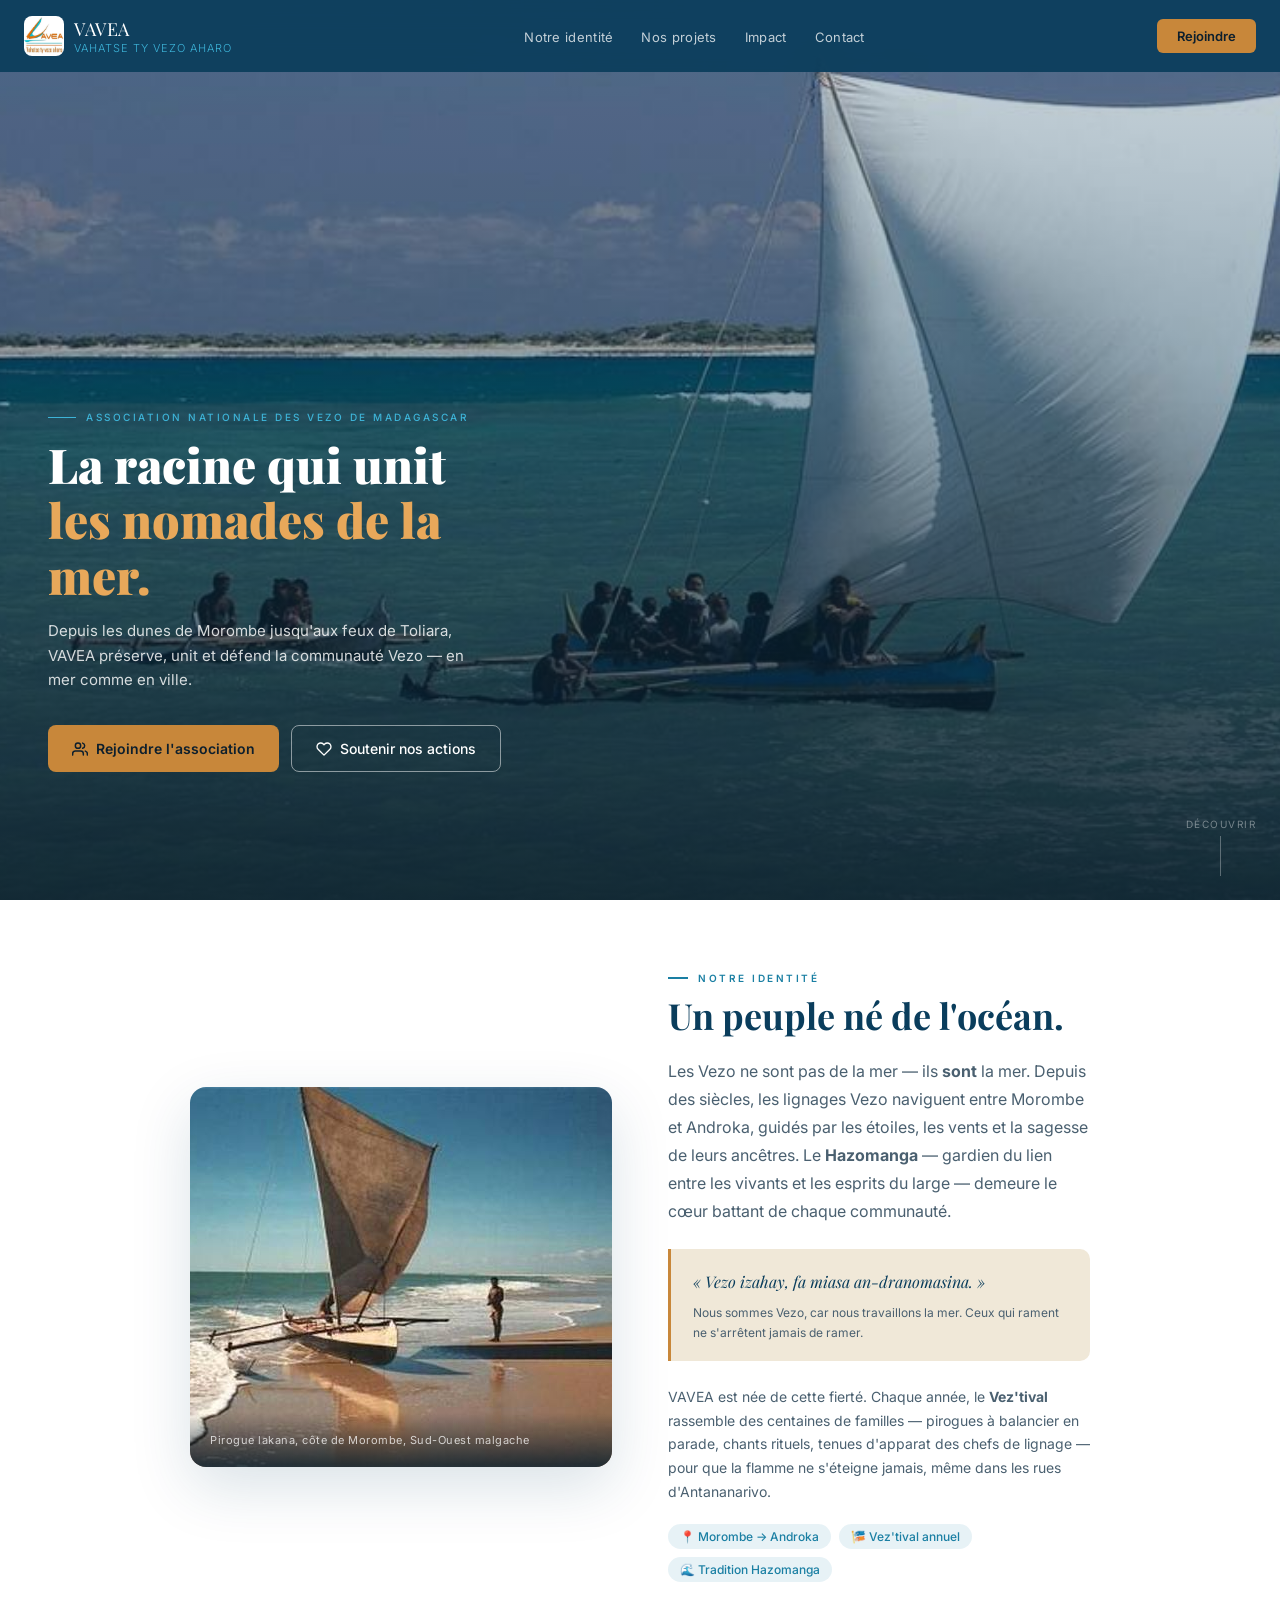
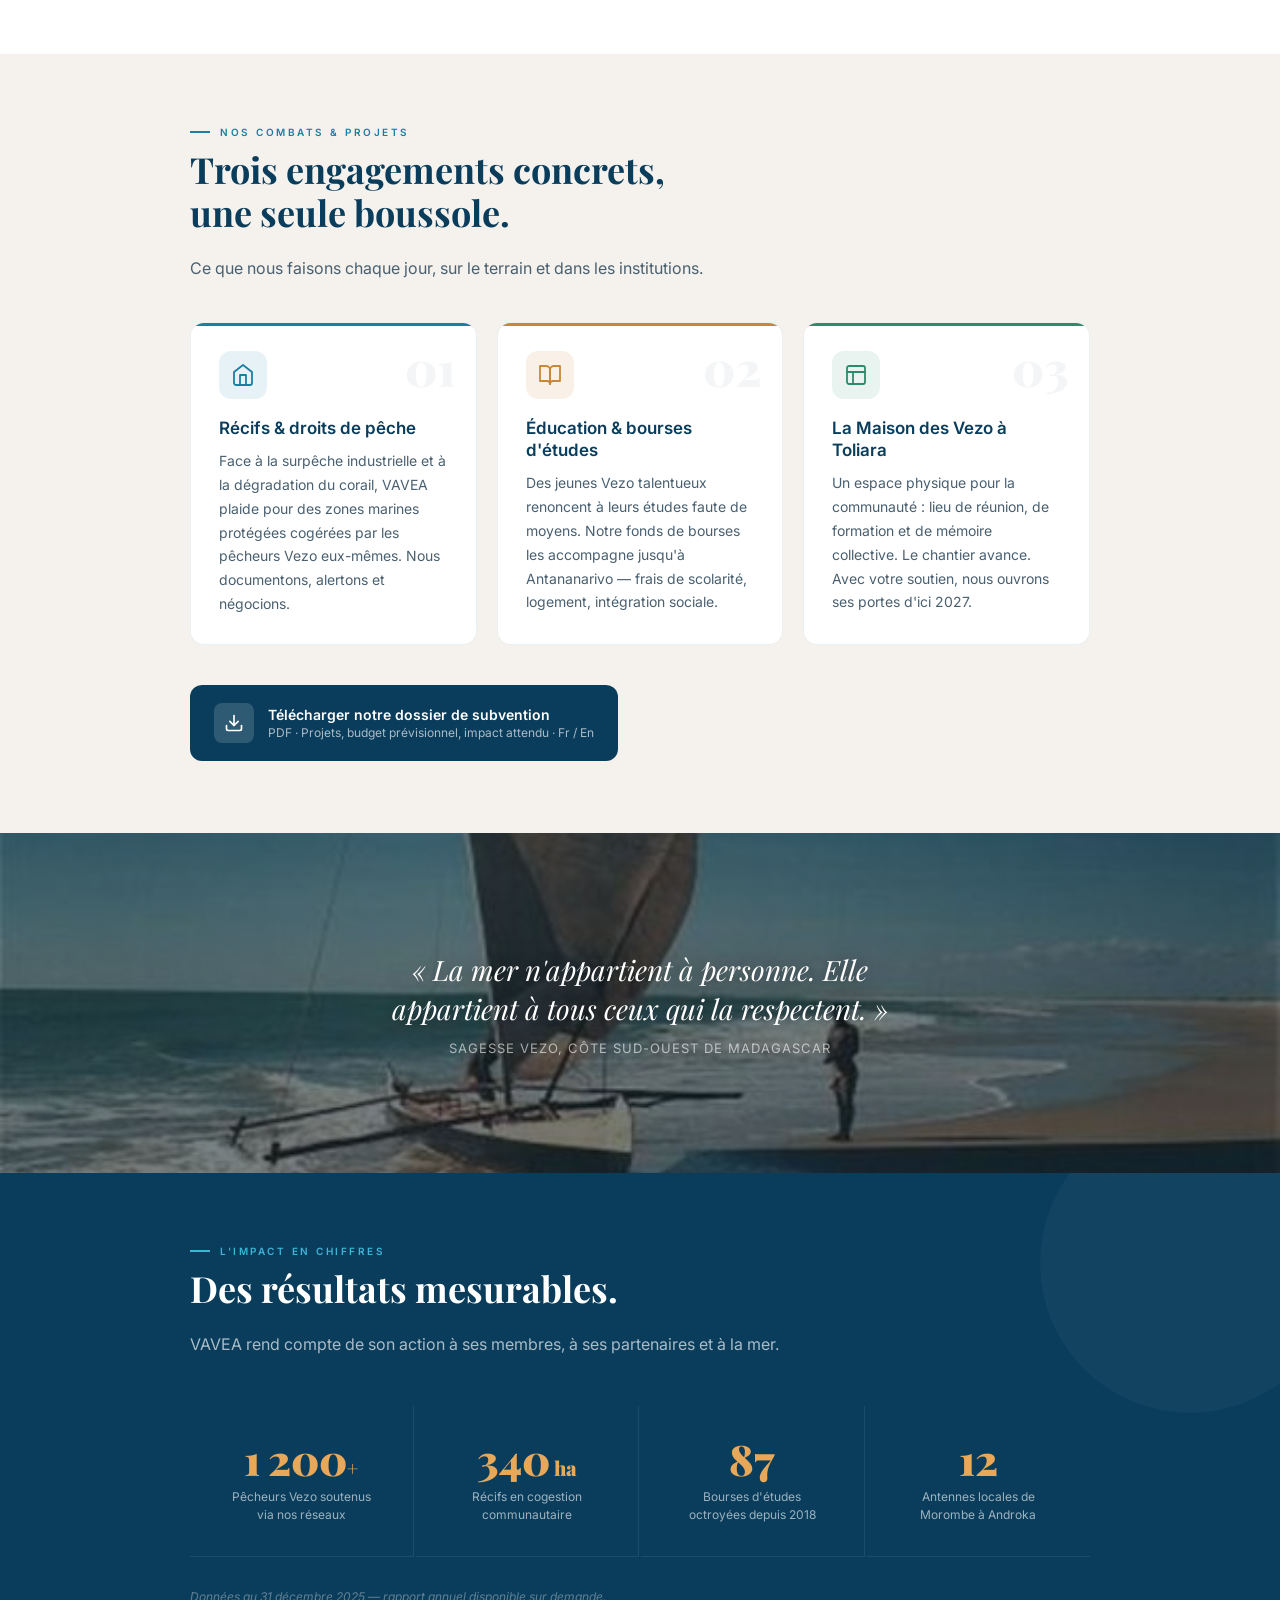
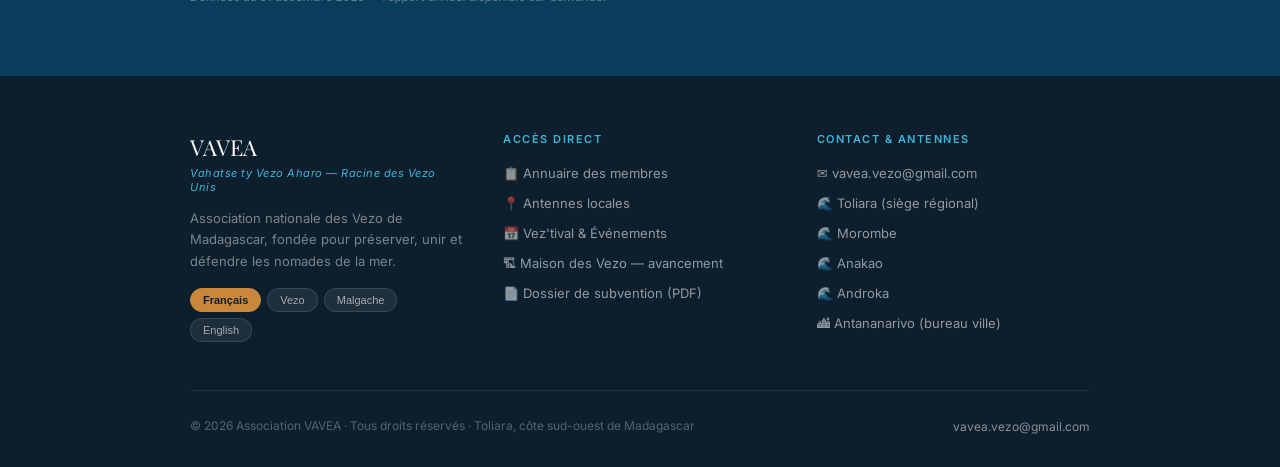
<file: src/imports/vavea_landing_page-1.html>
<!DOCTYPE html>
<html lang="fr">
<head>
<meta charset="UTF-8">
<meta name="viewport" content="width=device-width, initial-scale=1.0">
<title>VAVEA — Vahatse ty Vezo Aharo</title>
<link rel="preconnect" href="https://fonts.googleapis.com">
<link rel="preconnect" href="https://fonts.gstatic.com" crossorigin>
<link href="https://fonts.googleapis.com/css2?family=Playfair+Display:wght@700;900&family=Inter:wght@300;400;500;600&display=swap" rel="stylesheet">
<style>
  *, *::before, *::after { box-sizing: border-box; margin: 0; padding: 0; }
  :root {
    --ocean: #0A3D5C;
    --lagon: #1A7FA3;
    --lagon-light: #3DB4D8;
    --ecume: #F5F2ED;
    --ocre: #C8873A;
    --ocre-light: #E8A85A;
    --sable: #F0E8D8;
    --noir-mer: #0D1F2D;
    --texte: #1A2A35;
    --texte-doux: #4A6070;
    --blanc: #FFFFFF;
    --font-display: 'Playfair Display', Georgia, serif;
    --font-body: 'Inter', system-ui, sans-serif;
  }

  html { scroll-behavior: smooth; }
  body { font-family: var(--font-body); color: var(--texte); background: var(--ecume); overflow-x: hidden; }

  /* ─── NAVIGATION ─── */
  nav {
    position: fixed; top: 0; left: 0; right: 0; z-index: 100;
    display: flex; align-items: center; justify-content: space-between;
    padding: 16px 24px;
    background: rgba(10, 61, 92, 0.92);
    backdrop-filter: blur(12px);
    -webkit-backdrop-filter: blur(12px);
  }
  nav .logo-wrap { display: flex; align-items: center; gap: 10px; }
  nav img.nav-logo { width: 40px; height: 40px; object-fit: cover; border-radius: 8px; }
  nav .brand { font-family: var(--font-display); font-size: 18px; color: var(--blanc); letter-spacing: 0.5px; }
  nav .brand span { font-size: 11px; font-weight: 300; color: var(--lagon-light); display: block; font-family: var(--font-body); letter-spacing: 1px; text-transform: uppercase; }
  nav ul { list-style: none; display: flex; gap: 28px; }
  nav ul li a { color: rgba(255,255,255,0.75); text-decoration: none; font-size: 13px; font-weight: 400; transition: color 0.2s; letter-spacing: 0.3px; }
  nav ul li a:hover { color: var(--ocre-light); }
  nav .nav-cta { background: var(--ocre); color: var(--noir-mer); padding: 9px 20px; border-radius: 6px; font-size: 13px; font-weight: 600; text-decoration: none; transition: background 0.2s; }
  nav .nav-cta:hover { background: var(--ocre-light); }

  /* ─── HERO ─── */
  .hero {
    position: relative; height: 100vh; min-height: 600px;
    display: flex; align-items: flex-end;
    overflow: hidden;
  }
  .hero-bg {
    position: absolute; inset: 0;
    background: url('[data-uri]') center/cover no-repeat;
  }
  .hero-bg::after {
    content: ''; position: absolute; inset: 0;
    background: linear-gradient(
      to bottom,
      rgba(10,61,92,0.2) 0%,
      rgba(10,61,92,0.4) 40%,
      rgba(10,31,45,0.88) 100%
    );
  }
  .hero-content {
    position: relative; z-index: 1;
    padding: 0 24px 56px;
    max-width: 520px;
  }
  .hero-eyebrow {
    font-family: var(--font-body); font-size: 10px; font-weight: 500;
    letter-spacing: 2.5px; text-transform: uppercase;
    color: var(--lagon-light); margin-bottom: 14px;
    display: flex; align-items: center; gap: 10px;
  }
  .hero-eyebrow::before {
    content: ''; display: inline-block; width: 28px; height: 1px; background: var(--lagon-light);
  }
  .hero-title {
    font-family: var(--font-display); font-size: clamp(32px, 6vw, 48px);
    font-weight: 900; color: var(--blanc); line-height: 1.15;
    margin-bottom: 16px;
  }
  .hero-title em {
    color: var(--ocre-light); font-style: normal;
    display: block;
  }
  .hero-sub {
    font-size: 15px; line-height: 1.65; color: rgba(255,255,255,0.82);
    margin-bottom: 32px; max-width: 420px;
  }
  .hero-ctas { display: flex; gap: 12px; flex-wrap: wrap; }
  .btn-primary {
    background: var(--ocre); color: var(--noir-mer);
    padding: 14px 24px; border-radius: 8px;
    font-size: 14px; font-weight: 600; text-decoration: none;
    transition: background 0.2s, transform 0.15s;
    display: inline-flex; align-items: center; gap: 8px;
  }
  .btn-primary:hover { background: var(--ocre-light); transform: translateY(-1px); }
  .btn-outline {
    background: transparent; color: var(--blanc);
    border: 1.5px solid rgba(255,255,255,0.5);
    padding: 14px 24px; border-radius: 8px;
    font-size: 14px; font-weight: 500; text-decoration: none;
    transition: border-color 0.2s, color 0.2s, transform 0.15s;
    display: inline-flex; align-items: center; gap: 8px;
  }
  .btn-outline:hover { border-color: var(--ocre-light); color: var(--ocre-light); transform: translateY(-1px); }
  .hero-scroll {
    position: absolute; bottom: 24px; right: 24px; z-index: 1;
    display: flex; flex-direction: column; align-items: center; gap: 6px;
    color: rgba(255,255,255,0.4); font-size: 10px; letter-spacing: 1.5px; text-transform: uppercase;
  }
  .scroll-line {
    width: 1px; height: 40px; background: rgba(255,255,255,0.3);
    animation: scrollAnim 1.8s ease-in-out infinite;
  }
  @keyframes scrollAnim {
    0% { transform: scaleY(1); opacity: 0.4; }
    50% { transform: scaleY(0.5); opacity: 0.8; }
    100% { transform: scaleY(1); opacity: 0.4; }
  }

  /* ─── WAVE DIVIDER ─── */
  .wave { width: 100%; line-height: 0; }
  .wave svg { display: block; width: 100%; }

  /* ─── SECTION COMMONS ─── */
  section { padding: 72px 24px; }
  .section-inner { max-width: 900px; margin: 0 auto; }
  .eyebrow {
    font-size: 10px; font-weight: 600; letter-spacing: 2.5px; text-transform: uppercase;
    color: var(--lagon); margin-bottom: 10px;
    display: flex; align-items: center; gap: 10px;
  }
  .eyebrow::before { content: ''; display: inline-block; width: 20px; height: 1.5px; background: var(--lagon); }
  h2.section-title {
    font-family: var(--font-display); font-size: clamp(26px, 4vw, 36px);
    font-weight: 700; color: var(--ocean); line-height: 1.2; margin-bottom: 20px;
  }
  p.section-lead {
    font-size: 16px; line-height: 1.75; color: var(--texte-doux); max-width: 640px;
  }

  /* ─── SECTION 2 : IDENTITÉ ─── */
  .identity { background: var(--blanc); }
  .identity .section-inner { display: grid; grid-template-columns: 1fr 1fr; gap: 56px; align-items: center; }
  .identity-img {
    border-radius: 16px; overflow: hidden;
    box-shadow: 0 20px 60px rgba(10,61,92,0.15);
    position: relative;
  }
  .identity-img img { width: 100%; height: 380px; object-fit: cover; display: block; }
  .identity-img .img-caption {
    position: absolute; bottom: 0; left: 0; right: 0;
    padding: 20px; background: linear-gradient(to top, rgba(10,31,45,0.85), transparent);
    font-size: 11px; color: rgba(255,255,255,0.75); letter-spacing: 0.5px;
  }
  .identity-text { }
  .identity-quote {
    margin: 24px 0;
    padding: 20px 20px 20px 22px;
    border-left: 3px solid var(--ocre);
    background: var(--sable);
    border-radius: 0 10px 10px 0;
  }
  .identity-quote p { font-family: var(--font-display); font-size: 16px; font-style: italic; color: var(--ocean); line-height: 1.6; margin-bottom: 6px; }
  .identity-quote cite { font-size: 12px; color: var(--texte-doux); font-style: normal; }
  .identity-tags { display: flex; flex-wrap: wrap; gap: 8px; margin-top: 20px; }
  .tag {
    background: rgba(26,127,163,0.1); color: var(--lagon);
    font-size: 12px; font-weight: 500; padding: 5px 12px; border-radius: 20px;
  }
  .veztival-badge {
    display: inline-flex; align-items: center; gap: 6px;
    background: var(--ocre); color: var(--noir-mer);
    font-size: 12px; font-weight: 600; padding: 6px 14px; border-radius: 20px;
    margin-top: 20px;
  }

  /* ─── SECTION 3 : PROJETS ─── */
  .projects { background: var(--ecume); }
  .projects-grid { display: grid; grid-template-columns: repeat(auto-fit, minmax(260px, 1fr)); gap: 20px; margin-top: 40px; }
  .project-card {
    background: var(--blanc); border-radius: 14px;
    padding: 28px; border: 1px solid rgba(10,61,92,0.08);
    transition: transform 0.2s, box-shadow 0.2s;
    position: relative; overflow: hidden;
  }
  .project-card::before {
    content: ''; position: absolute; top: 0; left: 0; right: 0; height: 3px;
    background: var(--lagon);
  }
  .project-card:nth-child(2)::before { background: var(--ocre); }
  .project-card:nth-child(3)::before { background: #2E8B6A; }
  .project-card:hover { transform: translateY(-4px); box-shadow: 0 16px 48px rgba(10,61,92,0.12); }
  .card-icon {
    width: 48px; height: 48px; border-radius: 12px; margin-bottom: 18px;
    display: flex; align-items: center; justify-content: center;
    background: rgba(26,127,163,0.1);
  }
  .card-icon svg { width: 24px; height: 24px; stroke: var(--lagon); fill: none; stroke-width: 1.8; stroke-linecap: round; stroke-linejoin: round; }
  .project-card:nth-child(2) .card-icon { background: rgba(200,135,58,0.12); }
  .project-card:nth-child(2) .card-icon svg { stroke: var(--ocre); }
  .project-card:nth-child(3) .card-icon { background: rgba(46,139,106,0.1); }
  .project-card:nth-child(3) .card-icon svg { stroke: #2E8B6A; }
  .card-num {
    position: absolute; top: 20px; right: 20px;
    font-family: var(--font-display); font-size: 48px; font-weight: 900;
    color: rgba(10,61,92,0.05); line-height: 1;
  }
  .card-title { font-size: 17px; font-weight: 600; color: var(--ocean); margin-bottom: 10px; line-height: 1.3; }
  .card-body { font-size: 14px; line-height: 1.7; color: var(--texte-doux); }
  .cta-download {
    margin-top: 40px;
    display: inline-flex; align-items: center; gap: 14px;
    padding: 18px 24px; border-radius: 12px;
    background: var(--ocean); color: var(--blanc);
    text-decoration: none; transition: background 0.2s, transform 0.15s;
    font-size: 14px;
  }
  .cta-download:hover { background: var(--lagon); transform: translateY(-1px); }
  .cta-download .dl-icon {
    width: 40px; height: 40px; background: rgba(255,255,255,0.15);
    border-radius: 8px; display: flex; align-items: center; justify-content: center; flex-shrink: 0;
  }
  .cta-download .dl-icon svg { width: 20px; height: 20px; stroke: var(--blanc); fill: none; stroke-width: 2; stroke-linecap: round; stroke-linejoin: round; }
  .cta-download .dl-text { font-weight: 600; margin-bottom: 2px; }
  .cta-download .dl-sub { font-size: 12px; color: rgba(255,255,255,0.65); }

  /* ─── SECTION 4 : CHIFFRES ─── */
  .impact { background: var(--ocean); position: relative; overflow: hidden; }
  .impact::before {
    content: ''; position: absolute;
    top: -60px; right: -60px; width: 300px; height: 300px;
    border-radius: 50%; background: rgba(255,255,255,0.03);
  }
  .impact .eyebrow { color: var(--lagon-light); }
  .impact .eyebrow::before { background: var(--lagon-light); }
  .impact h2.section-title { color: var(--blanc); }
  .impact p.section-lead { color: rgba(255,255,255,0.65); }
  .stats-grid { display: grid; grid-template-columns: repeat(2, 1fr); gap: 2px; margin-top: 48px; }
  @media (min-width: 600px) { .stats-grid { grid-template-columns: repeat(4, 1fr); } }
  .stat-item {
    padding: 32px 24px; text-align: center;
    border-right: 1px solid rgba(255,255,255,0.08);
    border-bottom: 1px solid rgba(255,255,255,0.08);
  }
  .stat-item:nth-child(2n) { border-right: none; }
  @media (min-width: 600px) {
    .stat-item:nth-child(2n) { border-right: 1px solid rgba(255,255,255,0.08); }
    .stat-item:nth-child(4n) { border-right: none; }
  }
  .stat-num {
    font-family: var(--font-display); font-size: 42px; font-weight: 900;
    color: var(--ocre-light); line-height: 1; margin-bottom: 8px;
  }
  .stat-unit { font-size: 20px; }
  .stat-label { font-size: 12px; line-height: 1.5; color: rgba(255,255,255,0.6); max-width: 140px; margin: 0 auto; }
  .impact-note { margin-top: 32px; font-size: 12px; color: rgba(255,255,255,0.35); font-style: italic; }

  /* ─── SECTION 5 : HERO IMAGE 2 ─── */
  .sea-break {
    position: relative; height: 340px; overflow: hidden;
    display: flex; align-items: center; justify-content: center;
  }
  .sea-break-bg {
    position: absolute; inset: 0;
    background: url('[data-uri]') center/cover no-repeat;
  }
  .sea-break-bg::after {
    content: ''; position: absolute; inset: 0;
    background: rgba(10,31,45,0.55);
  }
  .sea-break-text {
    position: relative; z-index: 1; text-align: center; padding: 0 24px;
  }
  .sea-break-text blockquote {
    font-family: var(--font-display); font-size: clamp(20px, 4vw, 28px);
    font-style: italic; color: var(--blanc); line-height: 1.4; max-width: 560px;
    text-shadow: 0 2px 20px rgba(0,0,0,0.4);
  }
  .sea-break-text cite { display: block; margin-top: 12px; font-size: 13px; color: rgba(255,255,255,0.6); font-style: normal; letter-spacing: 1px; text-transform: uppercase; }

  /* ─── FOOTER ─── */
  footer { background: var(--noir-mer); padding: 56px 24px 32px; }
  .footer-inner { max-width: 900px; margin: 0 auto; }
  .footer-top { display: grid; grid-template-columns: 1fr 1fr 1fr; gap: 40px; margin-bottom: 48px; }
  .footer-brand .brand-name {
    font-family: var(--font-display); font-size: 22px; color: var(--blanc); margin-bottom: 4px;
  }
  .footer-brand .brand-sub { font-size: 11px; color: var(--lagon-light); letter-spacing: 0.5px; margin-bottom: 14px; font-style: italic; }
  .footer-brand p { font-size: 13px; line-height: 1.65; color: rgba(255,255,255,0.45); }
  .footer-col h4 { font-size: 11px; font-weight: 600; letter-spacing: 1.5px; text-transform: uppercase; color: var(--lagon-light); margin-bottom: 16px; }
  .footer-col ul { list-style: none; }
  .footer-col ul li { margin-bottom: 10px; }
  .footer-col ul li a { font-size: 13px; color: rgba(255,255,255,0.55); text-decoration: none; transition: color 0.2s; }
  .footer-col ul li a:hover { color: var(--ocre-light); }
  .lang-selector { display: flex; gap: 6px; flex-wrap: wrap; margin-top: 16px; }
  .lang-btn {
    background: rgba(255,255,255,0.07); border: 1px solid rgba(255,255,255,0.12);
    color: rgba(255,255,255,0.6); font-size: 11px; padding: 5px 12px;
    border-radius: 20px; cursor: pointer; transition: all 0.2s;
  }
  .lang-btn.active { background: var(--ocre); border-color: var(--ocre); color: var(--noir-mer); font-weight: 600; }
  .lang-btn:hover:not(.active) { border-color: var(--lagon-light); color: var(--blanc); }
  .footer-bottom {
    border-top: 1px solid rgba(255,255,255,0.08);
    padding-top: 24px; display: flex; justify-content: space-between; align-items: center; flex-wrap: wrap; gap: 12px;
  }
  .footer-bottom p { font-size: 12px; color: rgba(255,255,255,0.3); }
  .footer-contact a { font-size: 12px; color: rgba(255,255,255,0.5); text-decoration: none; }
  .footer-contact a:hover { color: var(--ocre-light); }

  /* ─── RESPONSIVE MOBILE ─── */
  @media (max-width: 700px) {
    nav ul { display: none; }
    .identity .section-inner { grid-template-columns: 1fr; gap: 32px; }
    .identity-img img { height: 260px; }
    .footer-top { grid-template-columns: 1fr; gap: 32px; }
    .hero-content { padding: 0 20px 48px; }
    section { padding: 52px 20px; }
    .stats-grid { grid-template-columns: repeat(2, 1fr); }
  }

  /* ─── ANIMATIONS LÉGÈRES ─── */
  @media (prefers-reduced-motion: no-preference) {
    .project-card { transition: transform 0.25s ease, box-shadow 0.25s ease; }
    .btn-primary, .btn-outline, .cta-download { transition: all 0.2s ease; }
  }
</style>
</head>
<body>

<!-- ─── NAVIGATION ─── -->
<nav>
  <div class="logo-wrap">
    <img class="nav-logo" src="[data-uri]" alt="Logo VAVEA">
    <div class="brand">VAVEA <span>Vahatse ty Vezo Aharo</span></div>
  </div>
  <ul>
    <li><a href="#identite">Notre identité</a></li>
    <li><a href="#projets">Nos projets</a></li>
    <li><a href="#impact">Impact</a></li>
    <li><a href="#footer">Contact</a></li>
  </ul>
  <a href="#rejoindre" class="nav-cta">Rejoindre</a>
</nav>

<!-- ─── SECTION 1 : HERO ─── -->
<section class="hero" id="hero">
  <div class="hero-bg"></div>
  <div class="hero-content">
    <div class="hero-eyebrow">Association nationale des Vezo de Madagascar</div>
    <h1 class="hero-title">
      La racine qui unit
      <em>les nomades de la mer.</em>
    </h1>
    <p class="hero-sub">
      Depuis les dunes de Morombe jusqu'aux feux de Toliara, VAVEA préserve, unit et défend la communauté Vezo — en mer comme en ville.
    </p>
    <div class="hero-ctas">
      <a href="#rejoindre" class="btn-primary" id="rejoindre">
        <svg width="16" height="16" fill="none" stroke="currentColor" stroke-width="2.2" stroke-linecap="round" stroke-linejoin="round" viewBox="0 0 24 24"><path d="M17 21v-2a4 4 0 0 0-4-4H5a4 4 0 0 0-4 4v2"/><circle cx="9" cy="7" r="4"/><path d="M23 21v-2a4 4 0 0 0-3-3.87"/><path d="M16 3.13a4 4 0 0 1 0 7.75"/></svg>
        Rejoindre l'association
      </a>
      <a href="#projets" class="btn-outline">
        <svg width="16" height="16" fill="none" stroke="currentColor" stroke-width="2" stroke-linecap="round" stroke-linejoin="round" viewBox="0 0 24 24"><path d="M20.84 4.61a5.5 5.5 0 0 0-7.78 0L12 5.67l-1.06-1.06a5.5 5.5 0 0 0-7.78 7.78l1.06 1.06L12 21.23l7.78-7.78 1.06-1.06a5.5 5.5 0 0 0 0-7.78z"/></svg>
        Soutenir nos actions
      </a>
    </div>
  </div>
  <div class="hero-scroll">
    <span>Découvrir</span>
    <div class="scroll-line"></div>
  </div>
</section>

<!-- ─── SECTION 2 : IDENTITÉ ─── -->
<section class="identity" id="identite">
  <div class="section-inner">
    <div class="identity-img">
      <img src="[data-uri]" alt="Pirogue vezo à balancier sur la plage de Morombe">
      <div class="img-caption">Pirogue lakana, côte de Morombe, Sud-Ouest malgache</div>
    </div>
    <div class="identity-text">
      <div class="eyebrow">Notre identité</div>
      <h2 class="section-title">Un peuple né de l'océan.</h2>
      <p class="section-lead">
        Les Vezo ne sont pas de la mer — ils <strong>sont</strong> la mer. Depuis des siècles, les lignages Vezo naviguent entre Morombe et Androka, guidés par les étoiles, les vents et la sagesse de leurs ancêtres. Le <strong>Hazomanga</strong> — gardien du lien entre les vivants et les esprits du large — demeure le cœur battant de chaque communauté.
      </p>
      <div class="identity-quote">
        <p>« Vezo izahay, fa miasa an-dranomasina. »</p>
        <cite>Nous sommes Vezo, car nous travaillons la mer. Ceux qui rament ne s'arrêtent jamais de ramer.</cite>
      </div>
      <p style="font-size:14px; line-height:1.7; color:var(--texte-doux);">
        VAVEA est née de cette fierté. Chaque année, le <strong>Vez'tival</strong> rassemble des centaines de familles — pirogues à balancier en parade, chants rituels, tenues d'apparat des chefs de lignage — pour que la flamme ne s'éteigne jamais, même dans les rues d'Antananarivo.
      </p>
      <div class="identity-tags">
        <span class="tag">📍 Morombe → Androka</span>
        <span class="tag">🎏 Vez'tival annuel</span>
        <span class="tag">🌊 Tradition Hazomanga</span>
      </div>
    </div>
  </div>
</section>

<!-- ─── SECTION 3 : PROJETS ─── -->
<section class="projects" id="projets">
  <div class="section-inner">
    <div class="eyebrow">Nos combats & projets</div>
    <h2 class="section-title">Trois engagements concrets,<br>une seule boussole.</h2>
    <p class="section-lead">Ce que nous faisons chaque jour, sur le terrain et dans les institutions.</p>
    <div class="projects-grid">
      <!-- Carte 1 -->
      <div class="project-card">
        <div class="card-num">01</div>
        <div class="card-icon">
          <svg viewBox="0 0 24 24"><path d="M3 9l9-7 9 7v11a2 2 0 0 1-2 2H5a2 2 0 0 1-2-2z"/><path d="M9 22V12h6v10"/></svg>
        </div>
        <div class="card-title">Récifs & droits de pêche</div>
        <p class="card-body">Face à la surpêche industrielle et à la dégradation du corail, VAVEA plaide pour des zones marines protégées cogérées par les pêcheurs Vezo eux-mêmes. Nous documentons, alertons et négocions.</p>
      </div>
      <!-- Carte 2 -->
      <div class="project-card">
        <div class="card-num">02</div>
        <div class="card-icon">
          <svg viewBox="0 0 24 24"><path d="M2 3h6a4 4 0 0 1 4 4v14a3 3 0 0 0-3-3H2z"/><path d="M22 3h-6a4 4 0 0 0-4 4v14a3 3 0 0 1 3-3h7z"/></svg>
        </div>
        <div class="card-title">Éducation & bourses d'études</div>
        <p class="card-body">Des jeunes Vezo talentueux renoncent à leurs études faute de moyens. Notre fonds de bourses les accompagne jusqu'à Antananarivo — frais de scolarité, logement, intégration sociale.</p>
      </div>
      <!-- Carte 3 -->
      <div class="project-card">
        <div class="card-num">03</div>
        <div class="card-icon">
          <svg viewBox="0 0 24 24"><rect x="3" y="3" width="18" height="18" rx="2" ry="2"/><path d="M3 9h18"/><path d="M9 21V9"/></svg>
        </div>
        <div class="card-title">La Maison des Vezo à Toliara</div>
        <p class="card-body">Un espace physique pour la communauté : lieu de réunion, de formation et de mémoire collective. Le chantier avance. Avec votre soutien, nous ouvrons ses portes d'ici 2027.</p>
      </div>
    </div>
    <a href="#" class="cta-download">
      <div class="dl-icon">
        <svg viewBox="0 0 24 24"><path d="M21 15v4a2 2 0 0 1-2 2H5a2 2 0 0 1-2-2v-4"/><polyline points="7 10 12 15 17 10"/><line x1="12" y1="15" x2="12" y2="3"/></svg>
      </div>
      <div>
        <div class="dl-text">Télécharger notre dossier de subvention</div>
        <div class="dl-sub">PDF · Projets, budget prévisionnel, impact attendu · Fr / En</div>
      </div>
    </a>
  </div>
</section>

<!-- ─── BREAK VISUEL ─── -->
<div class="sea-break">
  <div class="sea-break-bg"></div>
  <div class="sea-break-text">
    <blockquote>
      « La mer n'appartient à personne. Elle appartient à tous ceux qui la respectent. »
    </blockquote>
    <cite>Sagesse Vezo, côte sud-ouest de Madagascar</cite>
  </div>
</div>

<!-- ─── SECTION 4 : IMPACT ─── -->
<section class="impact" id="impact">
  <div class="section-inner">
    <div class="eyebrow">L'impact en chiffres</div>
    <h2 class="section-title">Des résultats mesurables.</h2>
    <p class="section-lead">VAVEA rend compte de son action à ses membres, à ses partenaires et à la mer.</p>
    <div class="stats-grid">
      <div class="stat-item">
        <div class="stat-num">1 200<span class="stat-unit">+</span></div>
        <div class="stat-label">Pêcheurs Vezo soutenus via nos réseaux</div>
      </div>
      <div class="stat-item">
        <div class="stat-num">340<span class="stat-unit"> ha</span></div>
        <div class="stat-label">Récifs en cogestion communautaire</div>
      </div>
      <div class="stat-item">
        <div class="stat-num">87</div>
        <div class="stat-label">Bourses d'études octroyées depuis 2018</div>
      </div>
      <div class="stat-item">
        <div class="stat-num">12</div>
        <div class="stat-label">Antennes locales de Morombe à Androka</div>
      </div>
    </div>
    <p class="impact-note">Données au 31 décembre 2025 — rapport annuel disponible sur demande.</p>
  </div>
</section>

<!-- ─── FOOTER ─── -->
<footer id="footer">
  <div class="footer-inner">
    <div class="footer-top">
      <!-- Colonne 1 : Marque -->
      <div class="footer-brand">
        <div class="brand-name">VAVEA</div>
        <div class="brand-sub">Vahatse ty Vezo Aharo — Racine des Vezo Unis</div>
        <p>Association nationale des Vezo de Madagascar, fondée pour préserver, unir et défendre les nomades de la mer.</p>
        <div class="lang-selector" style="margin-top:16px;">
          <button class="lang-btn active">Français</button>
          <button class="lang-btn">Vezo</button>
          <button class="lang-btn">Malgache</button>
          <button class="lang-btn">English</button>
        </div>
      </div>
      <!-- Colonne 2 : Accès direct -->
      <div class="footer-col">
        <h4>Accès direct</h4>
        <ul>
          <li><a href="#">📋 Annuaire des membres</a></li>
          <li><a href="#">📍 Antennes locales</a></li>
          <li><a href="#">📅 Vez'tival & Événements</a></li>
          <li><a href="#">🏗 Maison des Vezo — avancement</a></li>
          <li><a href="#">📄 Dossier de subvention (PDF)</a></li>
        </ul>
      </div>
      <!-- Colonne 3 : Contact -->
      <div class="footer-col">
        <h4>Contact & Antennes</h4>
        <ul>
          <li><a href="mailto:vavea.vezo@gmail.com">✉ vavea.vezo@gmail.com</a></li>
          <li><a href="#">🌊 Toliara (siège régional)</a></li>
          <li><a href="#">🌊 Morombe</a></li>
          <li><a href="#">🌊 Anakao</a></li>
          <li><a href="#">🌊 Androka</a></li>
          <li><a href="#">🏙 Antananarivo (bureau ville)</a></li>
        </ul>
      </div>
    </div>
    <div class="footer-bottom">
      <p>© 2026 Association VAVEA · Tous droits réservés · Toliara, côte sud-ouest de Madagascar</p>
      <div class="footer-contact">
        <a href="mailto:vavea.vezo@gmail.com">vavea.vezo@gmail.com</a>
      </div>
    </div>
  </div>
</footer>

<script>
  // Lang switcher
  document.querySelectorAll('.lang-btn').forEach(btn => {
    btn.addEventListener('click', function() {
      document.querySelectorAll('.lang-btn').forEach(b => b.classList.remove('active'));
      this.classList.add('active');
    });
  });
</script>

</body>
</html>
</file>
